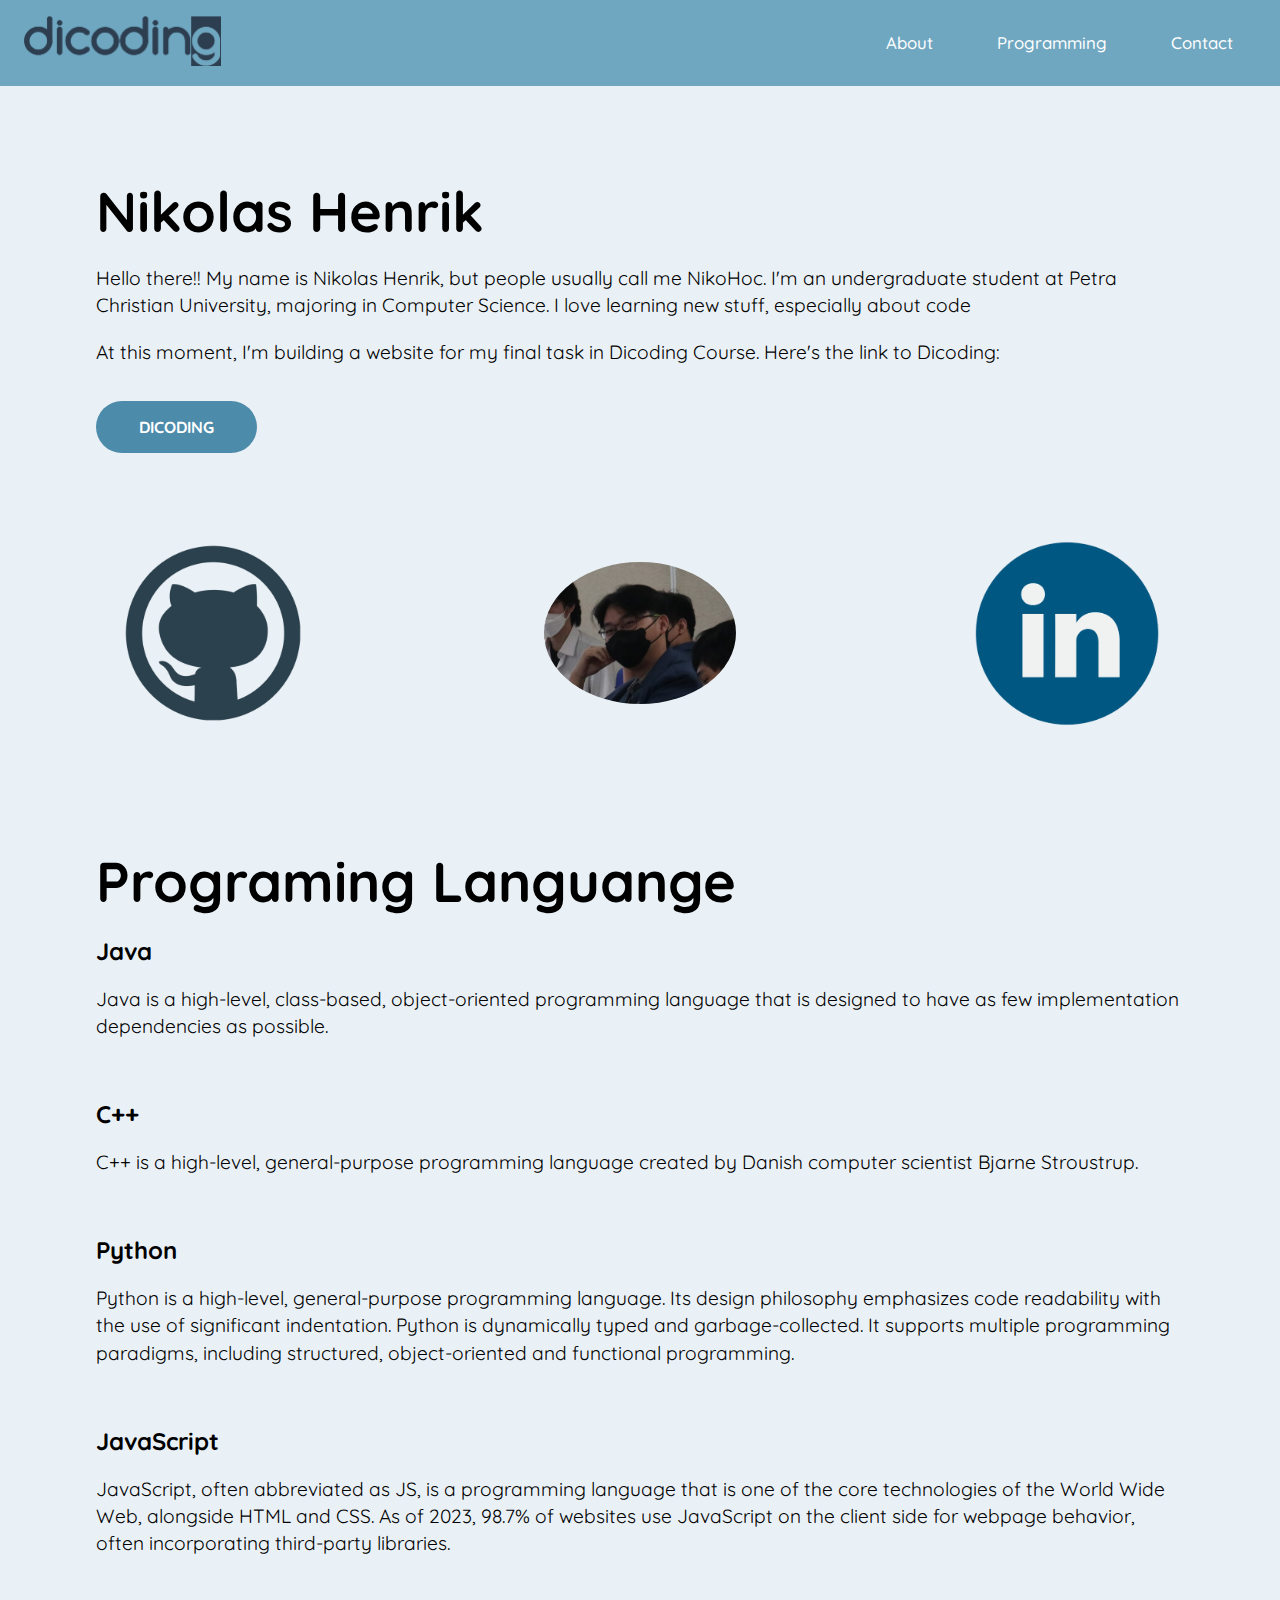
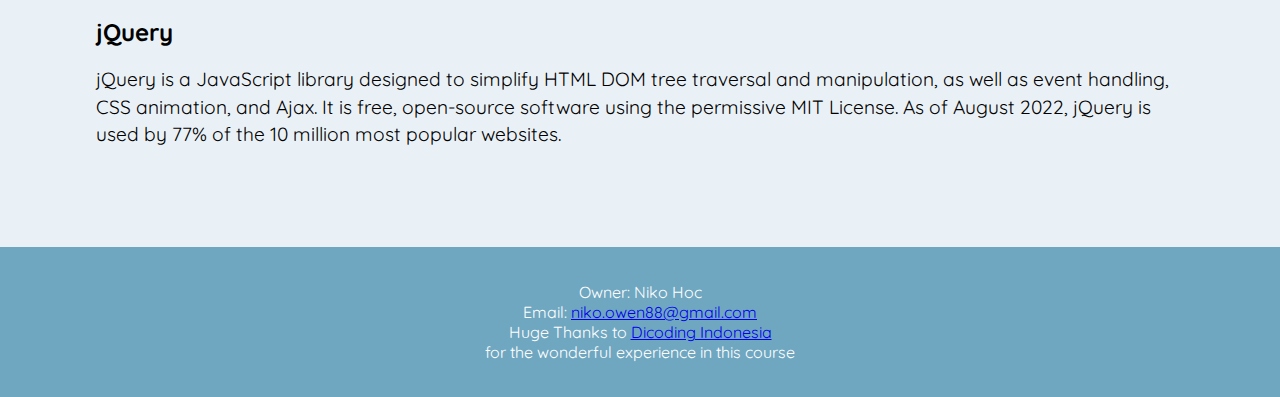
<file: Proyek_Dicoding/index.html>
<!DOCTYPE html>
<html lang="en">
  <head>
    <meta charset="UTF-8" />
    <meta name="viewport" content="width=device-width, initial-scale=1.0" />
    <title>Proyek Akhir</title>

    <!-- CSS Utama -->
    <link rel="stylesheet" href="style.css" />

    <link
      rel="stylesheet"
      href="https://cdnjs.cloudflare.com/ajax/libs/font-awesome/5.15.4/css/all.min.css"
      integrity="sha512-1ycn6IcaQQ40/MKBW2W4Rhis/DbILU74C1vSrLJxCq57o941Ym01SwNsOMqvEBFlcgUa6xLiPY/NS5R+E6ztJQ=="
      crossorigin="anonymous"
      referrerpolicy="no-referrer"
    />
  </head>
  <body>
    <header class="navbar-container">
      <div class="logo">
        <img src="img/dicoding-header-logo.png" alt="Dicoding Indonesia" />
      </div>
      <nav class="nav-list">
        <ul>
          <li><a href="#about">About</a></li>
          <li><a href="#progLang">Programming</a></li>
          <li><a href="#contact">Contact</a></li>
        </ul>
      </nav>
    </header>

    <main>
      <article>
        <div class="article-container">
          <div class="content-description">
            <div id="about" class="about">
              <h1 class="title">Nikolas Henrik</h1>
              <p>
                Hello there!! My name is Nikolas Henrik, but people usually call
                me NikoHoc. I'm an undergraduate student at Petra Christian
                University, majoring in Computer Science. I love learning new
                stuff, especially about code
              </p>
              <p>
                At this moment, I'm building a website for my final task in
                Dicoding Course. Here's the link to Dicoding:
              </p>
              <a href="https://www.dicoding.com/" target="_blank"
                ><button>Dicoding</button></a
              >
            </div>

            <aside>
              <div class="content-image">
                <img src="img/github.png" al="My Github"/>
                <img src="img/pp.jpeg" alt="Myself"/>
                <img src="img/linkedin.png" alt="My LinkedIn"/>
              </div>
            </aside>

            <div id="progLang" class="progLang">
              <h1 class="title">Programing Languange</h1>
            <h2>Java</h2>
            <p>
              Java is a high-level, class-based, object-oriented programming
              language that is designed to have as few implementation
              dependencies as possible.
            </p>
            <br />
            <h2>C++</h2>
            <p>
              C++ is a high-level, general-purpose programming language created
              by Danish computer scientist Bjarne Stroustrup.
            </p>
            <br />
            <h2>Python</h2>
            <p>
              Python is a high-level, general-purpose programming language. Its
              design philosophy emphasizes code readability with the use of
              significant indentation. Python is dynamically typed and
              garbage-collected. It supports multiple programming paradigms,
              including structured, object-oriented and functional programming.
            </p>
            <br />
            <h2>JavaScript</h2>
            <p>
              JavaScript, often abbreviated as JS, is a programming language
              that is one of the core technologies of the World Wide Web,
              alongside HTML and CSS. As of 2023, 98.7% of websites use
              JavaScript on the client side for webpage behavior, often
              incorporating third-party libraries.
            </p>
            <br />
            <h2>jQuery</h2>
            <p>
              jQuery is a JavaScript library designed to simplify HTML DOM tree
              traversal and manipulation, as well as event handling, CSS
              animation, and Ajax. It is free, open-source software using the
              permissive MIT License. As of August 2022, jQuery is used by 77%
              of the 10 million most popular websites.
            </p>

            </div>
            
          
        </div>
      </article>
    </main>

    <footer id="contact" class="footer-container">
      <div class="footer-content">
        <p>
          Owner: Niko Hoc<br />
          Email: <a href="mailto:niko.owen88@gmail.com">niko.owen88@gmail.com</a
          ><br />
          Huge Thanks to
          <a href="https://www.dicoding.com/" target="_blank"
            >Dicoding Indonesia</a
          ><br />
          for the wonderful experience in this course
        </p>
      </div>
    </footer>
  </body>
</html>
</file>
<file: Proyek_Dicoding/style.css>
@import url("https://fonts.googleapis.com/css2?family=Quicksand:wght@400;500;700&display=swap");

*,
*::before,
*::after {
  box-sizing: border-box;
}

html {
  scroll-behavior: smooth;
}
body {
  font-family: "Quicksand", sans-serif;
  margin: 0;

  display: flex;
  flex-direction: column;
  background-color: #eaf1f6;
}

.navbar-container {
  position: fixed;
  width: 100%;
  display: flex;
  justify-content: space-around;
  background-color: #6fa7c1;

  padding-block: 1rem;
  z-index: 999;
}

.logo img {
  width: 25%;
}

.nav-list ul {
  padding-left: 0;
  display: flex;
  justify-content: center;
  gap: 2rem 1rem;
}

.nav-list li {
  list-style-type: none;
}

header.navbar-container .nav-list li a {
  text-decoration: none;
  font-size: 1.05rem;
  font-weight: 500;
  color: white;
  padding: 0.5rem 1.5rem;
  border-radius: 999px;
  transition: all 0.2s ease-in-out;
}

header.navbar-container .nav-list li:hover a {
  background-color: #4d8baa;
  color: black;
}

main {
  width: 100%;
  margin-inline: auto;
  
  flex: 1;

  display: flex;
  align-items: center;
}

main article .article-container .content-description {
  flex: 1 1;
}

main article .article-container .content-description .about {
  padding: 10rem 6rem 5rem;
}

main article .article-container .content-description .progLang {
  padding: 6rem 6rem 5rem;
}

.title {
  font-size: 3.5rem;
  margin-block: 1rem;
}

main article .article-container .content-description p {
  line-height: 1.7rem;
  font-size: 1.2rem;
}

main article .article-container .content-description .about button {
  padding: 0.8rem 2.5rem;
  margin-block-start: 1rem;
  text-transform: uppercase;
  font-weight: 700;
  font-size: 1rem;
  font-family: "Quicksand", sans-serif;
  color: white;

  border: 3px solid transparent;
  border-radius: 999px;
  background-color: #4d8baa;
  cursor: pointer;
  transition: all 0.15s ease-in;
}

main article .article-container .content-description .about button:hover {
  border: 3px solid #3a718f;
  color: #2d3e50;
  background-color: transparent;
}

main aside .content-image {
  height: 20%;
  display: flex;
}

main aside .content-image img {
  justify-content: center;
  margin: auto;
  max-width: 15%;
  border-radius: 50%;
}

.footer-container {
  width: 100%;
  display: flex;
  justify-content: space-around;
  background-color: #6fa7c1;

  padding-block: 1rem;
  z-index: 999;
}

.footer-content {
  text-align: center;
  padding: 3px;
  color: white;
}

@media screen and (max-width: 768px) {
  header.navbar-container {
    flex-direction: column;
  }

  header.navbar-container .nav-list ul {
    flex-wrap: wrap;
    column-gap: 0.5rem;
  }

  .navbar-container .logo {
    text-align: center;
  }

  main article {
    padding: 1rem 3rem;
  }

  main article .article-container .content-description .about {
    padding: 9rem 1rem 0rem;
  }

  main article .article-container .content-description .progLang {
    padding: 8rem 1rem 3rem;
  }

  main .article-container {
    flex-direction: column;
  }

  main .article-container .content-description .about .title {
    font-size: 2.5rem;
  }

  main .article-container .content-description .about p {
    font-size: 1rem;
  }

  main .article-container .content-description .progLang .title {
    font-size: 2.5rem;
  }

  main .article-container .content-description .progLang p {
    font-size: 1rem;
  }

  main article .article-container .content-description aside .content-image{
    height: 20%;
    display: flex;
    padding-top: 5rem;
  }

  main article .article-container .content-description aside .content-image img {
    margin: auto;
    max-width: 20%;
    border-radius: 50%;
  }

  footer .footer-container {
    flex-direction: column;
  }

  footer .footer-container .footer-content {
    flex-wrap: wrap;
  }
}
</file>
